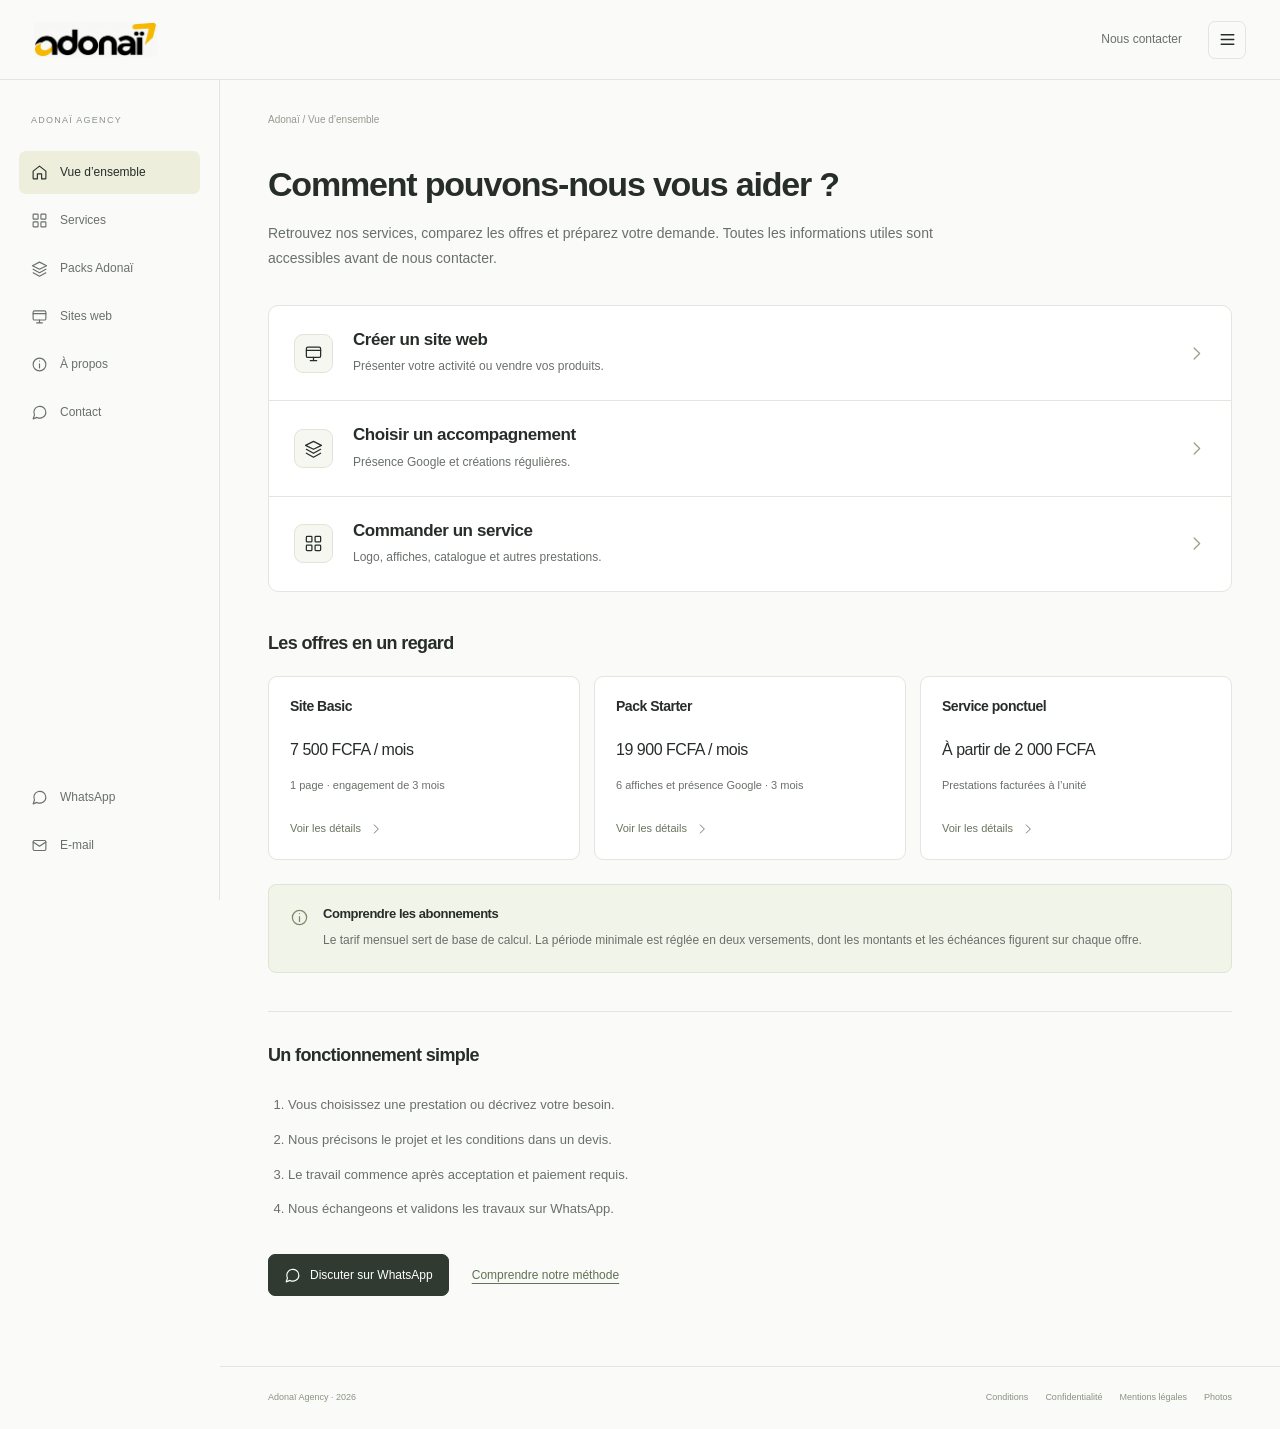
<file: index.html>
<!doctype html><html lang="fr"><head><meta charset="utf-8"><meta name="viewport" content="width=device-width,initial-scale=1"><title>Vue d’ensemble | Adonaï Agency</title><meta name="description" content="Services, sites web et accompagnement digital Adonaï Agency au Bénin. Des offres expliquées et un contact direct sur WhatsApp."><meta name="theme-color" content="#fafaf8"><link rel="stylesheet" href="style.css?v=correction-2"><script defer src="app.js?v=correction-2"></script></head><body><a class="skip" href="#main">Aller au contenu</a><header><a href="index.html" aria-label="Adonaï Agency, accueil"><img class="logo" src="[data-uri]" width="1000" height="285" alt="Adonaï"></a><div class="header-actions"><a href="contact.html" class="header-contact">Nous contacter</a><button id="open-menu" aria-label="Ouvrir la navigation" aria-expanded="false" aria-controls="navigation"><svg class="icon" viewBox="0 0 24 24" fill="none" stroke="currentColor" stroke-width="1.6" stroke-linecap="round" stroke-linejoin="round" aria-hidden="true"><path d="M4 6h16M4 12h16M4 18h16"/></svg></button></div></header><dialog id="navigation" aria-labelledby="nav-title"><div class="drawer-head"><span id="nav-title">Navigation</span><button id="close-menu" aria-label="Fermer la navigation"><svg class="icon" viewBox="0 0 24 24" fill="none" stroke="currentColor" stroke-width="1.6" stroke-linecap="round" stroke-linejoin="round" aria-hidden="true"><path d="m6 6 12 12M6 18 18 6"/></svg></button></div><nav aria-label="Navigation principale"><a href="index.html" aria-current="page"><svg class="icon" viewBox="0 0 24 24" fill="none" stroke="currentColor" stroke-width="1.6" stroke-linecap="round" stroke-linejoin="round" aria-hidden="true"><path d="m3 10 9-7 9 7v10a1 1 0 0 1-1 1h-5v-7H9v7H4a1 1 0 0 1-1-1Z"/></svg><span>Vue d’ensemble</span></a><a href="services.html" ><svg class="icon" viewBox="0 0 24 24" fill="none" stroke="currentColor" stroke-width="1.6" stroke-linecap="round" stroke-linejoin="round" aria-hidden="true"><rect x="3" y="3" width="7" height="7" rx="1"/><rect x="14" y="3" width="7" height="7" rx="1"/><rect x="3" y="14" width="7" height="7" rx="1"/><rect x="14" y="14" width="7" height="7" rx="1"/></svg><span>Services</span></a><a href="packs.html" ><svg class="icon" viewBox="0 0 24 24" fill="none" stroke="currentColor" stroke-width="1.6" stroke-linecap="round" stroke-linejoin="round" aria-hidden="true"><path d="m12 3 10 5-10 5L2 8Zm-9 10 9 5 9-5M3 18l9 5 9-5"/></svg><span>Packs Adonaï</span></a><a href="sites-web.html" ><svg class="icon" viewBox="0 0 24 24" fill="none" stroke="currentColor" stroke-width="1.6" stroke-linecap="round" stroke-linejoin="round" aria-hidden="true"><rect x="3" y="4" width="18" height="13" rx="2"/><path d="M8 21h8M12 17v4M3 8h18"/></svg><span>Sites web</span></a><a href="agence.html" ><svg class="icon" viewBox="0 0 24 24" fill="none" stroke="currentColor" stroke-width="1.6" stroke-linecap="round" stroke-linejoin="round" aria-hidden="true"><circle cx="12" cy="12" r="9"/><path d="M12 11v6M12 7h.01"/></svg><span>À propos</span></a><a href="contact.html" ><svg class="icon" viewBox="0 0 24 24" fill="none" stroke="currentColor" stroke-width="1.6" stroke-linecap="round" stroke-linejoin="round" aria-hidden="true"><path d="M21 11.5a8.5 8.5 0 0 1-12.6 7.4L3 21l1.9-5.4A8.5 8.5 0 1 1 21 11.5Z"/></svg><span>Contact</span></a></nav><div class="drawer-note">Digital. Créativité. Impact.<br>Bénin et Afrique francophone.</div></dialog><div class="layout"><aside class="sidebar"><div class="sidebar-label">ADONAÏ AGENCY</div><nav aria-label="Navigation latérale"><a href="index.html" aria-current="page"><svg class="icon" viewBox="0 0 24 24" fill="none" stroke="currentColor" stroke-width="1.6" stroke-linecap="round" stroke-linejoin="round" aria-hidden="true"><path d="m3 10 9-7 9 7v10a1 1 0 0 1-1 1h-5v-7H9v7H4a1 1 0 0 1-1-1Z"/></svg><span>Vue d’ensemble</span></a><a href="services.html" ><svg class="icon" viewBox="0 0 24 24" fill="none" stroke="currentColor" stroke-width="1.6" stroke-linecap="round" stroke-linejoin="round" aria-hidden="true"><rect x="3" y="3" width="7" height="7" rx="1"/><rect x="14" y="3" width="7" height="7" rx="1"/><rect x="3" y="14" width="7" height="7" rx="1"/><rect x="14" y="14" width="7" height="7" rx="1"/></svg><span>Services</span></a><a href="packs.html" ><svg class="icon" viewBox="0 0 24 24" fill="none" stroke="currentColor" stroke-width="1.6" stroke-linecap="round" stroke-linejoin="round" aria-hidden="true"><path d="m12 3 10 5-10 5L2 8Zm-9 10 9 5 9-5M3 18l9 5 9-5"/></svg><span>Packs Adonaï</span></a><a href="sites-web.html" ><svg class="icon" viewBox="0 0 24 24" fill="none" stroke="currentColor" stroke-width="1.6" stroke-linecap="round" stroke-linejoin="round" aria-hidden="true"><rect x="3" y="4" width="18" height="13" rx="2"/><path d="M8 21h8M12 17v4M3 8h18"/></svg><span>Sites web</span></a><a href="agence.html" ><svg class="icon" viewBox="0 0 24 24" fill="none" stroke="currentColor" stroke-width="1.6" stroke-linecap="round" stroke-linejoin="round" aria-hidden="true"><circle cx="12" cy="12" r="9"/><path d="M12 11v6M12 7h.01"/></svg><span>À propos</span></a><a href="contact.html" ><svg class="icon" viewBox="0 0 24 24" fill="none" stroke="currentColor" stroke-width="1.6" stroke-linecap="round" stroke-linejoin="round" aria-hidden="true"><path d="M21 11.5a8.5 8.5 0 0 1-12.6 7.4L3 21l1.9-5.4A8.5 8.5 0 1 1 21 11.5Z"/></svg><span>Contact</span></a></nav><div class="sidebar-bottom"><a href="https://wa.me/22953538609?text=Bonjour%20Adona%C3%AF%20Agency%2C%20je%20souhaite%20vous%20contacter."><svg class="icon" viewBox="0 0 24 24" fill="none" stroke="currentColor" stroke-width="1.6" stroke-linecap="round" stroke-linejoin="round" aria-hidden="true"><path d="M21 11.5a8.5 8.5 0 0 1-12.6 7.4L3 21l1.9-5.4A8.5 8.5 0 1 1 21 11.5Z"/></svg>WhatsApp</a><a href="mailto:quentinadonai@gmail.com"><svg class="icon" viewBox="0 0 24 24" fill="none" stroke="currentColor" stroke-width="1.6" stroke-linecap="round" stroke-linejoin="round" aria-hidden="true"><rect x="3" y="5" width="18" height="14" rx="2"/><path d="m3 7 9 6 9-6"/></svg>E-mail</a></div></aside><main id="main"><div class="content"><div class="page-label">Adonaï / Vue d’ensemble</div><div class="intro"><h1>Comment pouvons-nous vous aider ?</h1><p>Retrouvez nos services, comparez les offres et préparez votre demande. Toutes les informations utiles sont accessibles avant de nous contacter.</p></div><div class="home-choices"><a class="choice" href="sites-web.html"><span class="choice-icon"><svg class="icon" viewBox="0 0 24 24" fill="none" stroke="currentColor" stroke-width="1.6" stroke-linecap="round" stroke-linejoin="round" aria-hidden="true"><rect x="3" y="4" width="18" height="13" rx="2"/><path d="M8 21h8M12 17v4M3 8h18"/></svg></span><div><h2>Créer un site web</h2><p>Présenter votre activité ou vendre vos produits.</p></div><svg class="icon" viewBox="0 0 24 24" fill="none" stroke="currentColor" stroke-width="1.6" stroke-linecap="round" stroke-linejoin="round" aria-hidden="true"><path d="m9 5 7 7-7 7"/></svg></a><a class="choice" href="packs.html"><span class="choice-icon"><svg class="icon" viewBox="0 0 24 24" fill="none" stroke="currentColor" stroke-width="1.6" stroke-linecap="round" stroke-linejoin="round" aria-hidden="true"><path d="m12 3 10 5-10 5L2 8Zm-9 10 9 5 9-5M3 18l9 5 9-5"/></svg></span><div><h2>Choisir un accompagnement</h2><p>Présence Google et créations régulières.</p></div><svg class="icon" viewBox="0 0 24 24" fill="none" stroke="currentColor" stroke-width="1.6" stroke-linecap="round" stroke-linejoin="round" aria-hidden="true"><path d="m9 5 7 7-7 7"/></svg></a><a class="choice" href="services.html"><span class="choice-icon"><svg class="icon" viewBox="0 0 24 24" fill="none" stroke="currentColor" stroke-width="1.6" stroke-linecap="round" stroke-linejoin="round" aria-hidden="true"><rect x="3" y="3" width="7" height="7" rx="1"/><rect x="14" y="3" width="7" height="7" rx="1"/><rect x="3" y="14" width="7" height="7" rx="1"/><rect x="14" y="14" width="7" height="7" rx="1"/></svg></span><div><h2>Commander un service</h2><p>Logo, affiches, catalogue et autres prestations.</p></div><svg class="icon" viewBox="0 0 24 24" fill="none" stroke="currentColor" stroke-width="1.6" stroke-linecap="round" stroke-linejoin="round" aria-hidden="true"><path d="m9 5 7 7-7 7"/></svg></a></div><section><h2 class="section-title">Les offres en un regard</h2><div class="compact-grid"><a class="compact" href="sites-web.html#basic"><h3>Site Basic</h3><p class="amount">7 500 FCFA / mois</p><p>1 page · engagement de 3 mois</p><span class="inline-link">Voir les détails <svg class="icon" viewBox="0 0 24 24" fill="none" stroke="currentColor" stroke-width="1.6" stroke-linecap="round" stroke-linejoin="round" aria-hidden="true"><path d="m9 5 7 7-7 7"/></svg></span></a><a class="compact" href="packs.html#starter"><h3>Pack Starter</h3><p class="amount">19 900 FCFA / mois</p><p>6 affiches et présence Google · 3 mois</p><span class="inline-link">Voir les détails <svg class="icon" viewBox="0 0 24 24" fill="none" stroke="currentColor" stroke-width="1.6" stroke-linecap="round" stroke-linejoin="round" aria-hidden="true"><path d="m9 5 7 7-7 7"/></svg></span></a><a class="compact" href="services.html"><h3>Service ponctuel</h3><p class="amount">À partir de 2 000 FCFA</p><p>Prestations facturées à l’unité</p><span class="inline-link">Voir les détails <svg class="icon" viewBox="0 0 24 24" fill="none" stroke="currentColor" stroke-width="1.6" stroke-linecap="round" stroke-linejoin="round" aria-hidden="true"><path d="m9 5 7 7-7 7"/></svg></span></a></div><div class="note"><svg class="icon" viewBox="0 0 24 24" fill="none" stroke="currentColor" stroke-width="1.6" stroke-linecap="round" stroke-linejoin="round" aria-hidden="true"><circle cx="12" cy="12" r="9"/><path d="M12 11v6M12 7h.01"/></svg><div><h3>Comprendre les abonnements</h3><p>Le tarif mensuel sert de base de calcul. La période minimale est réglée en deux versements, dont les montants et les échéances figurent sur chaque offre.</p></div></div></section><section class="home-bottom"><h2 class="section-title">Un fonctionnement simple</h2><ol class="steps"><li>Vous choisissez une prestation ou décrivez votre besoin.</li><li>Nous précisons le projet et les conditions dans un devis.</li><li>Le travail commence après acceptation et paiement requis.</li><li>Nous échangeons et validons les travaux sur WhatsApp.</li></ol><div class="actions"><a class="button " href="https://wa.me/22953538609?text=Bonjour%20Adona%C3%AF%20Agency%2C%20je%20souhaite%20%C3%A9changer%20sur%20mon%20projet." target="_blank" rel="noopener noreferrer"><svg class="icon" viewBox="0 0 24 24" fill="none" stroke="currentColor" stroke-width="1.6" stroke-linecap="round" stroke-linejoin="round" aria-hidden="true"><path d="M21 11.5a8.5 8.5 0 0 1-12.6 7.4L3 21l1.9-5.4A8.5 8.5 0 1 1 21 11.5Z"/></svg><span>Discuter sur WhatsApp</span></a><a class="text-link" href="agence.html">Comprendre notre méthode</a></div></section></div><footer><span>Adonaï Agency · <span class="year"></span></span><div><a href="conditions.html">Conditions</a><a href="confidentialite.html">Confidentialité</a><a href="mentions-legales.html">Mentions légales</a><a href="credits.html">Photos</a></div></footer></main></div></body></html>
</file>
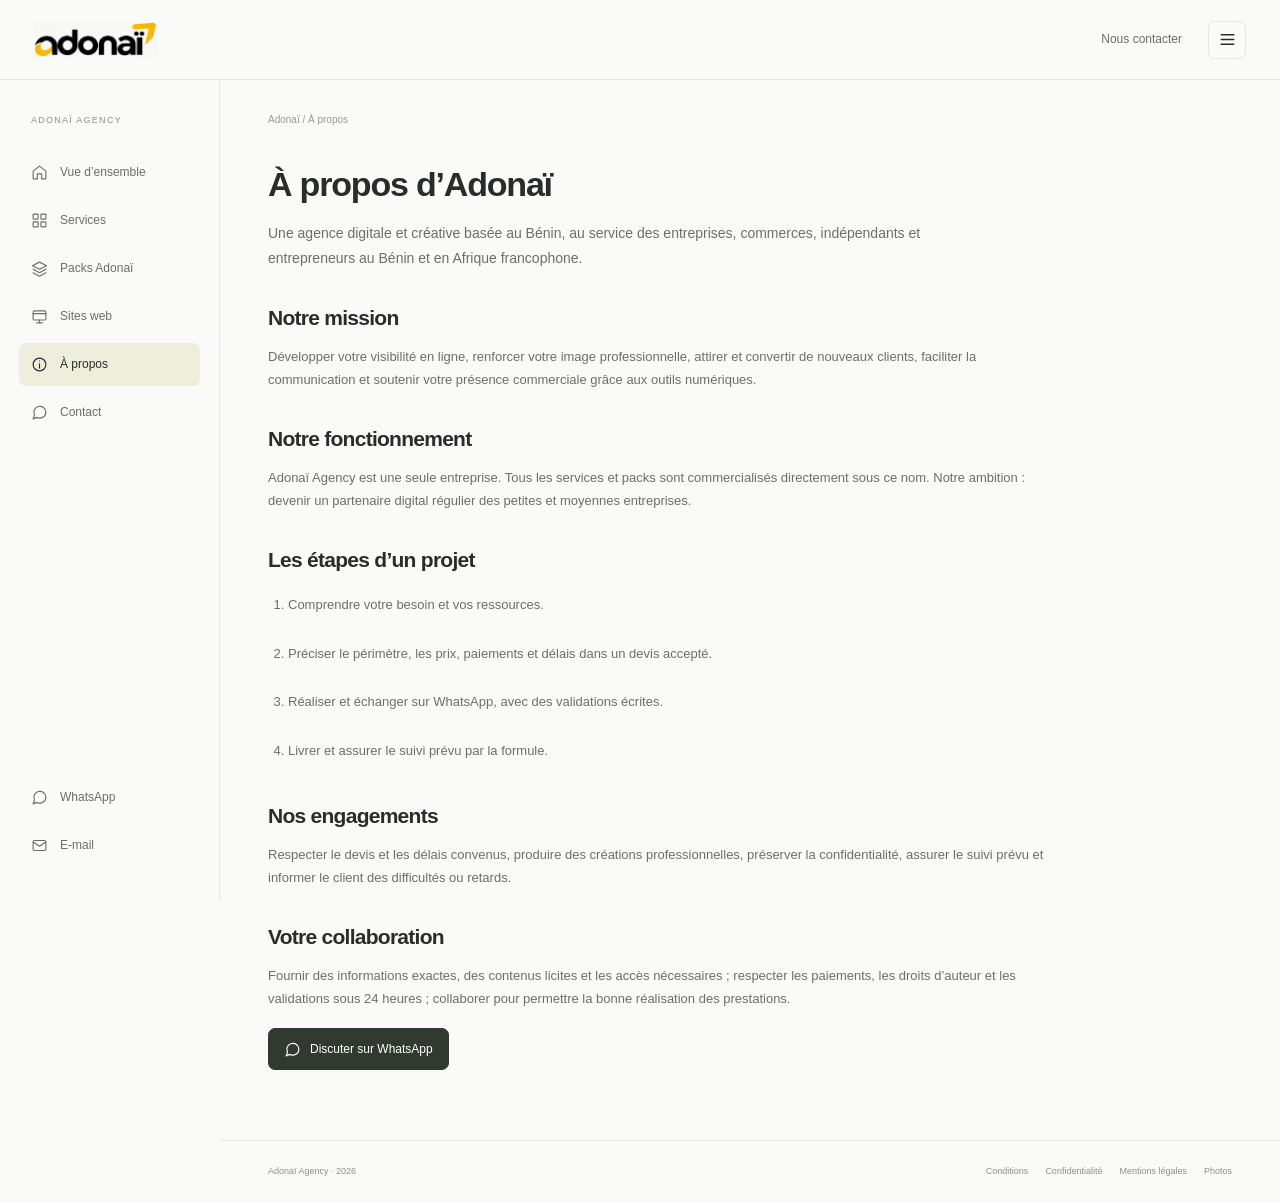
<file: agence.html>
<!doctype html><html lang="fr"><head><meta charset="utf-8"><meta name="viewport" content="width=device-width,initial-scale=1"><title>À propos | Adonaï Agency</title><meta name="description" content="Mission, positionnement, méthode et engagements Adonaï Agency."><meta name="theme-color" content="#fafaf8"><link rel="stylesheet" href="style.css?v=correction-2"><script defer src="app.js?v=correction-2"></script></head><body><a class="skip" href="#main">Aller au contenu</a><header><a href="index.html" aria-label="Adonaï Agency, accueil"><img class="logo" src="[data-uri]" width="1000" height="285" alt="Adonaï"></a><div class="header-actions"><a href="contact.html" class="header-contact">Nous contacter</a><button id="open-menu" aria-label="Ouvrir la navigation" aria-expanded="false" aria-controls="navigation"><svg class="icon" viewBox="0 0 24 24" fill="none" stroke="currentColor" stroke-width="1.6" stroke-linecap="round" stroke-linejoin="round" aria-hidden="true"><path d="M4 6h16M4 12h16M4 18h16"/></svg></button></div></header><dialog id="navigation" aria-labelledby="nav-title"><div class="drawer-head"><span id="nav-title">Navigation</span><button id="close-menu" aria-label="Fermer la navigation"><svg class="icon" viewBox="0 0 24 24" fill="none" stroke="currentColor" stroke-width="1.6" stroke-linecap="round" stroke-linejoin="round" aria-hidden="true"><path d="m6 6 12 12M6 18 18 6"/></svg></button></div><nav aria-label="Navigation principale"><a href="index.html" ><svg class="icon" viewBox="0 0 24 24" fill="none" stroke="currentColor" stroke-width="1.6" stroke-linecap="round" stroke-linejoin="round" aria-hidden="true"><path d="m3 10 9-7 9 7v10a1 1 0 0 1-1 1h-5v-7H9v7H4a1 1 0 0 1-1-1Z"/></svg><span>Vue d’ensemble</span></a><a href="services.html" ><svg class="icon" viewBox="0 0 24 24" fill="none" stroke="currentColor" stroke-width="1.6" stroke-linecap="round" stroke-linejoin="round" aria-hidden="true"><rect x="3" y="3" width="7" height="7" rx="1"/><rect x="14" y="3" width="7" height="7" rx="1"/><rect x="3" y="14" width="7" height="7" rx="1"/><rect x="14" y="14" width="7" height="7" rx="1"/></svg><span>Services</span></a><a href="packs.html" ><svg class="icon" viewBox="0 0 24 24" fill="none" stroke="currentColor" stroke-width="1.6" stroke-linecap="round" stroke-linejoin="round" aria-hidden="true"><path d="m12 3 10 5-10 5L2 8Zm-9 10 9 5 9-5M3 18l9 5 9-5"/></svg><span>Packs Adonaï</span></a><a href="sites-web.html" ><svg class="icon" viewBox="0 0 24 24" fill="none" stroke="currentColor" stroke-width="1.6" stroke-linecap="round" stroke-linejoin="round" aria-hidden="true"><rect x="3" y="4" width="18" height="13" rx="2"/><path d="M8 21h8M12 17v4M3 8h18"/></svg><span>Sites web</span></a><a href="agence.html" aria-current="page"><svg class="icon" viewBox="0 0 24 24" fill="none" stroke="currentColor" stroke-width="1.6" stroke-linecap="round" stroke-linejoin="round" aria-hidden="true"><circle cx="12" cy="12" r="9"/><path d="M12 11v6M12 7h.01"/></svg><span>À propos</span></a><a href="contact.html" ><svg class="icon" viewBox="0 0 24 24" fill="none" stroke="currentColor" stroke-width="1.6" stroke-linecap="round" stroke-linejoin="round" aria-hidden="true"><path d="M21 11.5a8.5 8.5 0 0 1-12.6 7.4L3 21l1.9-5.4A8.5 8.5 0 1 1 21 11.5Z"/></svg><span>Contact</span></a></nav><div class="drawer-note">Digital. Créativité. Impact.<br>Bénin et Afrique francophone.</div></dialog><div class="layout"><aside class="sidebar"><div class="sidebar-label">ADONAÏ AGENCY</div><nav aria-label="Navigation latérale"><a href="index.html" ><svg class="icon" viewBox="0 0 24 24" fill="none" stroke="currentColor" stroke-width="1.6" stroke-linecap="round" stroke-linejoin="round" aria-hidden="true"><path d="m3 10 9-7 9 7v10a1 1 0 0 1-1 1h-5v-7H9v7H4a1 1 0 0 1-1-1Z"/></svg><span>Vue d’ensemble</span></a><a href="services.html" ><svg class="icon" viewBox="0 0 24 24" fill="none" stroke="currentColor" stroke-width="1.6" stroke-linecap="round" stroke-linejoin="round" aria-hidden="true"><rect x="3" y="3" width="7" height="7" rx="1"/><rect x="14" y="3" width="7" height="7" rx="1"/><rect x="3" y="14" width="7" height="7" rx="1"/><rect x="14" y="14" width="7" height="7" rx="1"/></svg><span>Services</span></a><a href="packs.html" ><svg class="icon" viewBox="0 0 24 24" fill="none" stroke="currentColor" stroke-width="1.6" stroke-linecap="round" stroke-linejoin="round" aria-hidden="true"><path d="m12 3 10 5-10 5L2 8Zm-9 10 9 5 9-5M3 18l9 5 9-5"/></svg><span>Packs Adonaï</span></a><a href="sites-web.html" ><svg class="icon" viewBox="0 0 24 24" fill="none" stroke="currentColor" stroke-width="1.6" stroke-linecap="round" stroke-linejoin="round" aria-hidden="true"><rect x="3" y="4" width="18" height="13" rx="2"/><path d="M8 21h8M12 17v4M3 8h18"/></svg><span>Sites web</span></a><a href="agence.html" aria-current="page"><svg class="icon" viewBox="0 0 24 24" fill="none" stroke="currentColor" stroke-width="1.6" stroke-linecap="round" stroke-linejoin="round" aria-hidden="true"><circle cx="12" cy="12" r="9"/><path d="M12 11v6M12 7h.01"/></svg><span>À propos</span></a><a href="contact.html" ><svg class="icon" viewBox="0 0 24 24" fill="none" stroke="currentColor" stroke-width="1.6" stroke-linecap="round" stroke-linejoin="round" aria-hidden="true"><path d="M21 11.5a8.5 8.5 0 0 1-12.6 7.4L3 21l1.9-5.4A8.5 8.5 0 1 1 21 11.5Z"/></svg><span>Contact</span></a></nav><div class="sidebar-bottom"><a href="https://wa.me/22953538609?text=Bonjour%20Adona%C3%AF%20Agency%2C%20je%20souhaite%20vous%20contacter."><svg class="icon" viewBox="0 0 24 24" fill="none" stroke="currentColor" stroke-width="1.6" stroke-linecap="round" stroke-linejoin="round" aria-hidden="true"><path d="M21 11.5a8.5 8.5 0 0 1-12.6 7.4L3 21l1.9-5.4A8.5 8.5 0 1 1 21 11.5Z"/></svg>WhatsApp</a><a href="mailto:quentinadonai@gmail.com"><svg class="icon" viewBox="0 0 24 24" fill="none" stroke="currentColor" stroke-width="1.6" stroke-linecap="round" stroke-linejoin="round" aria-hidden="true"><rect x="3" y="5" width="18" height="14" rx="2"/><path d="m3 7 9 6 9-6"/></svg>E-mail</a></div></aside><main id="main"><div class="content"><div class="page-label">Adonaï / À propos</div><div class="intro"><h1>À propos d’Adonaï</h1><p>Une agence digitale et créative basée au Bénin, au service des entreprises, commerces, indépendants et entrepreneurs au Bénin et en Afrique francophone.</p></div><section class="prose"><h2>Notre mission</h2><p>Développer votre visibilité en ligne, renforcer votre image professionnelle, attirer et convertir de nouveaux clients, faciliter la communication et soutenir votre présence commerciale grâce aux outils numériques.</p><h2>Notre fonctionnement</h2><p>Adonaï Agency est une seule entreprise. Tous les services et packs sont commercialisés directement sous ce nom. Notre ambition : devenir un partenaire digital régulier des petites et moyennes entreprises.</p><h2>Les étapes d’un projet</h2><ol class="steps"><li>Comprendre votre besoin et vos ressources.</li><li>Préciser le périmètre, les prix, paiements et délais dans un devis accepté.</li><li>Réaliser et échanger sur WhatsApp, avec des validations écrites.</li><li>Livrer et assurer le suivi prévu par la formule.</li></ol><h2>Nos engagements</h2><p>Respecter le devis et les délais convenus, produire des créations professionnelles, préserver la confidentialité, assurer le suivi prévu et informer le client des difficultés ou retards.</p><h2>Votre collaboration</h2><p>Fournir des informations exactes, des contenus licites et les accès nécessaires ; respecter les paiements, les droits d’auteur et les validations sous 24 heures ; collaborer pour permettre la bonne réalisation des prestations.</p></section><a class="button " href="https://wa.me/22953538609?text=Bonjour%20Adona%C3%AF%20Agency%2C%20je%20souhaite%20%C3%A9changer%20sur%20mon%20projet." target="_blank" rel="noopener noreferrer"><svg class="icon" viewBox="0 0 24 24" fill="none" stroke="currentColor" stroke-width="1.6" stroke-linecap="round" stroke-linejoin="round" aria-hidden="true"><path d="M21 11.5a8.5 8.5 0 0 1-12.6 7.4L3 21l1.9-5.4A8.5 8.5 0 1 1 21 11.5Z"/></svg><span>Discuter sur WhatsApp</span></a></div><footer><span>Adonaï Agency · <span class="year"></span></span><div><a href="conditions.html">Conditions</a><a href="confidentialite.html">Confidentialité</a><a href="mentions-legales.html">Mentions légales</a><a href="credits.html">Photos</a></div></footer></main></div></body></html>
</file>
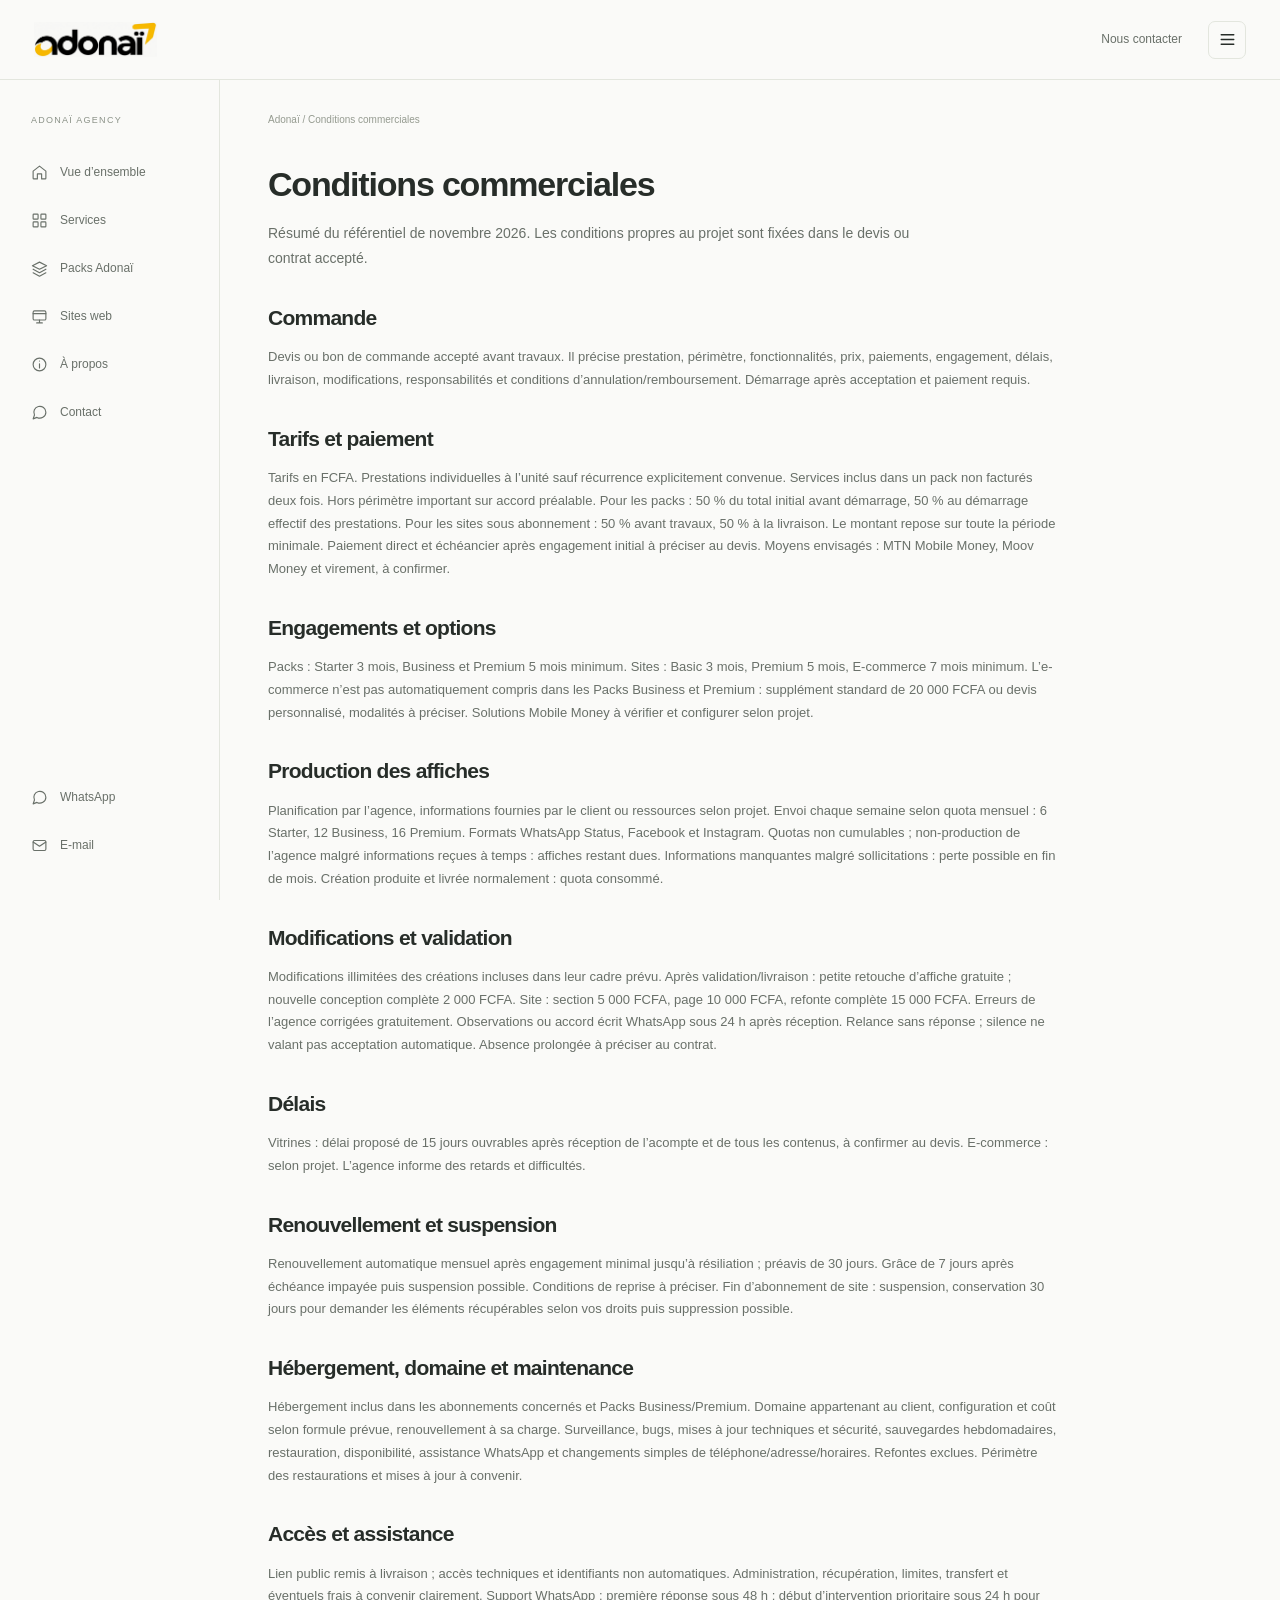
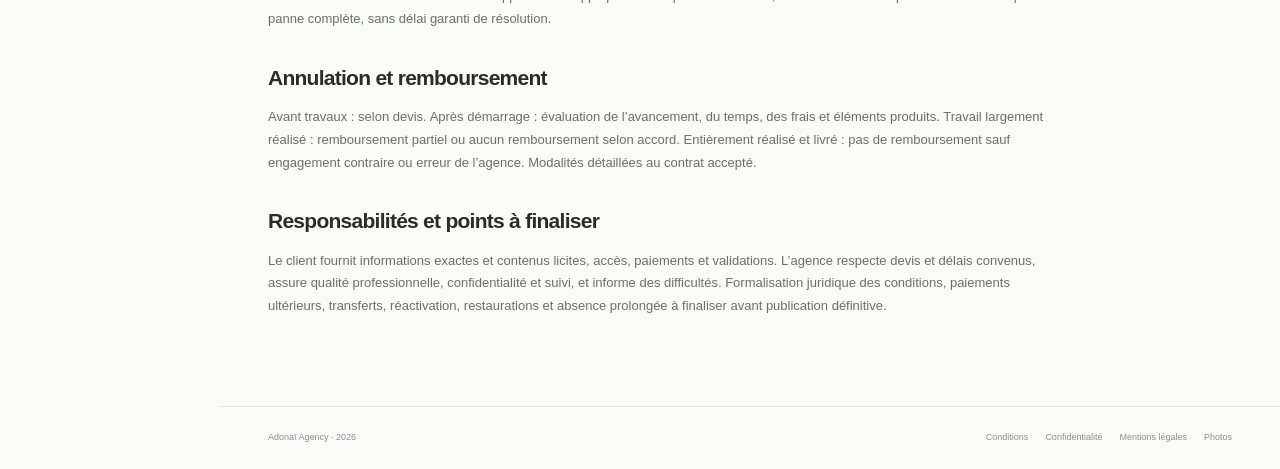
<file: conditions.html>
<!doctype html><html lang="fr"><head><meta charset="utf-8"><meta name="viewport" content="width=device-width,initial-scale=1"><title>Conditions commerciales | Adonaï Agency</title><meta name="description" content="Conditions de commande et d’abonnement du référentiel Adonaï de novembre 2026."><meta name="theme-color" content="#fafaf8"><link rel="stylesheet" href="style.css?v=correction-2"><script defer src="app.js?v=correction-2"></script></head><body><a class="skip" href="#main">Aller au contenu</a><header><a href="index.html" aria-label="Adonaï Agency, accueil"><img class="logo" src="[data-uri]" width="1000" height="285" alt="Adonaï"></a><div class="header-actions"><a href="contact.html" class="header-contact">Nous contacter</a><button id="open-menu" aria-label="Ouvrir la navigation" aria-expanded="false" aria-controls="navigation"><svg class="icon" viewBox="0 0 24 24" fill="none" stroke="currentColor" stroke-width="1.6" stroke-linecap="round" stroke-linejoin="round" aria-hidden="true"><path d="M4 6h16M4 12h16M4 18h16"/></svg></button></div></header><dialog id="navigation" aria-labelledby="nav-title"><div class="drawer-head"><span id="nav-title">Navigation</span><button id="close-menu" aria-label="Fermer la navigation"><svg class="icon" viewBox="0 0 24 24" fill="none" stroke="currentColor" stroke-width="1.6" stroke-linecap="round" stroke-linejoin="round" aria-hidden="true"><path d="m6 6 12 12M6 18 18 6"/></svg></button></div><nav aria-label="Navigation principale"><a href="index.html" ><svg class="icon" viewBox="0 0 24 24" fill="none" stroke="currentColor" stroke-width="1.6" stroke-linecap="round" stroke-linejoin="round" aria-hidden="true"><path d="m3 10 9-7 9 7v10a1 1 0 0 1-1 1h-5v-7H9v7H4a1 1 0 0 1-1-1Z"/></svg><span>Vue d’ensemble</span></a><a href="services.html" ><svg class="icon" viewBox="0 0 24 24" fill="none" stroke="currentColor" stroke-width="1.6" stroke-linecap="round" stroke-linejoin="round" aria-hidden="true"><rect x="3" y="3" width="7" height="7" rx="1"/><rect x="14" y="3" width="7" height="7" rx="1"/><rect x="3" y="14" width="7" height="7" rx="1"/><rect x="14" y="14" width="7" height="7" rx="1"/></svg><span>Services</span></a><a href="packs.html" ><svg class="icon" viewBox="0 0 24 24" fill="none" stroke="currentColor" stroke-width="1.6" stroke-linecap="round" stroke-linejoin="round" aria-hidden="true"><path d="m12 3 10 5-10 5L2 8Zm-9 10 9 5 9-5M3 18l9 5 9-5"/></svg><span>Packs Adonaï</span></a><a href="sites-web.html" ><svg class="icon" viewBox="0 0 24 24" fill="none" stroke="currentColor" stroke-width="1.6" stroke-linecap="round" stroke-linejoin="round" aria-hidden="true"><rect x="3" y="4" width="18" height="13" rx="2"/><path d="M8 21h8M12 17v4M3 8h18"/></svg><span>Sites web</span></a><a href="agence.html" ><svg class="icon" viewBox="0 0 24 24" fill="none" stroke="currentColor" stroke-width="1.6" stroke-linecap="round" stroke-linejoin="round" aria-hidden="true"><circle cx="12" cy="12" r="9"/><path d="M12 11v6M12 7h.01"/></svg><span>À propos</span></a><a href="contact.html" ><svg class="icon" viewBox="0 0 24 24" fill="none" stroke="currentColor" stroke-width="1.6" stroke-linecap="round" stroke-linejoin="round" aria-hidden="true"><path d="M21 11.5a8.5 8.5 0 0 1-12.6 7.4L3 21l1.9-5.4A8.5 8.5 0 1 1 21 11.5Z"/></svg><span>Contact</span></a></nav><div class="drawer-note">Digital. Créativité. Impact.<br>Bénin et Afrique francophone.</div></dialog><div class="layout"><aside class="sidebar"><div class="sidebar-label">ADONAÏ AGENCY</div><nav aria-label="Navigation latérale"><a href="index.html" ><svg class="icon" viewBox="0 0 24 24" fill="none" stroke="currentColor" stroke-width="1.6" stroke-linecap="round" stroke-linejoin="round" aria-hidden="true"><path d="m3 10 9-7 9 7v10a1 1 0 0 1-1 1h-5v-7H9v7H4a1 1 0 0 1-1-1Z"/></svg><span>Vue d’ensemble</span></a><a href="services.html" ><svg class="icon" viewBox="0 0 24 24" fill="none" stroke="currentColor" stroke-width="1.6" stroke-linecap="round" stroke-linejoin="round" aria-hidden="true"><rect x="3" y="3" width="7" height="7" rx="1"/><rect x="14" y="3" width="7" height="7" rx="1"/><rect x="3" y="14" width="7" height="7" rx="1"/><rect x="14" y="14" width="7" height="7" rx="1"/></svg><span>Services</span></a><a href="packs.html" ><svg class="icon" viewBox="0 0 24 24" fill="none" stroke="currentColor" stroke-width="1.6" stroke-linecap="round" stroke-linejoin="round" aria-hidden="true"><path d="m12 3 10 5-10 5L2 8Zm-9 10 9 5 9-5M3 18l9 5 9-5"/></svg><span>Packs Adonaï</span></a><a href="sites-web.html" ><svg class="icon" viewBox="0 0 24 24" fill="none" stroke="currentColor" stroke-width="1.6" stroke-linecap="round" stroke-linejoin="round" aria-hidden="true"><rect x="3" y="4" width="18" height="13" rx="2"/><path d="M8 21h8M12 17v4M3 8h18"/></svg><span>Sites web</span></a><a href="agence.html" ><svg class="icon" viewBox="0 0 24 24" fill="none" stroke="currentColor" stroke-width="1.6" stroke-linecap="round" stroke-linejoin="round" aria-hidden="true"><circle cx="12" cy="12" r="9"/><path d="M12 11v6M12 7h.01"/></svg><span>À propos</span></a><a href="contact.html" ><svg class="icon" viewBox="0 0 24 24" fill="none" stroke="currentColor" stroke-width="1.6" stroke-linecap="round" stroke-linejoin="round" aria-hidden="true"><path d="M21 11.5a8.5 8.5 0 0 1-12.6 7.4L3 21l1.9-5.4A8.5 8.5 0 1 1 21 11.5Z"/></svg><span>Contact</span></a></nav><div class="sidebar-bottom"><a href="https://wa.me/22953538609?text=Bonjour%20Adona%C3%AF%20Agency%2C%20je%20souhaite%20vous%20contacter."><svg class="icon" viewBox="0 0 24 24" fill="none" stroke="currentColor" stroke-width="1.6" stroke-linecap="round" stroke-linejoin="round" aria-hidden="true"><path d="M21 11.5a8.5 8.5 0 0 1-12.6 7.4L3 21l1.9-5.4A8.5 8.5 0 1 1 21 11.5Z"/></svg>WhatsApp</a><a href="mailto:quentinadonai@gmail.com"><svg class="icon" viewBox="0 0 24 24" fill="none" stroke="currentColor" stroke-width="1.6" stroke-linecap="round" stroke-linejoin="round" aria-hidden="true"><rect x="3" y="5" width="18" height="14" rx="2"/><path d="m3 7 9 6 9-6"/></svg>E-mail</a></div></aside><main id="main"><div class="content"><div class="page-label">Adonaï / Conditions commerciales</div><div class="intro"><h1>Conditions commerciales</h1><p>Résumé du référentiel de novembre 2026. Les conditions propres au projet sont fixées dans le devis ou contrat accepté.</p></div><div class="prose"><section><h2>Commande</h2><p>Devis ou bon de commande accepté avant travaux. Il précise prestation, périmètre, fonctionnalités, prix, paiements, engagement, délais, livraison, modifications, responsabilités et conditions d’annulation/remboursement. Démarrage après acceptation et paiement requis.</p></section><section><h2>Tarifs et paiement</h2><p>Tarifs en FCFA. Prestations individuelles à l’unité sauf récurrence explicitement convenue. Services inclus dans un pack non facturés deux fois. Hors périmètre important sur accord préalable. Pour les packs : 50 % du total initial avant démarrage, 50 % au démarrage effectif des prestations. Pour les sites sous abonnement : 50 % avant travaux, 50 % à la livraison. Le montant repose sur toute la période minimale. Paiement direct et échéancier après engagement initial à préciser au devis. Moyens envisagés : MTN Mobile Money, Moov Money et virement, à confirmer.</p></section><section><h2>Engagements et options</h2><p>Packs : Starter 3 mois, Business et Premium 5 mois minimum. Sites : Basic 3 mois, Premium 5 mois, E-commerce 7 mois minimum. L’e-commerce n’est pas automatiquement compris dans les Packs Business et Premium : supplément standard de 20 000 FCFA ou devis personnalisé, modalités à préciser. Solutions Mobile Money à vérifier et configurer selon projet.</p></section><section><h2>Production des affiches</h2><p>Planification par l’agence, informations fournies par le client ou ressources selon projet. Envoi chaque semaine selon quota mensuel : 6 Starter, 12 Business, 16 Premium. Formats WhatsApp Status, Facebook et Instagram. Quotas non cumulables ; non-production de l’agence malgré informations reçues à temps : affiches restant dues. Informations manquantes malgré sollicitations : perte possible en fin de mois. Création produite et livrée normalement : quota consommé.</p></section><section><h2>Modifications et validation</h2><p>Modifications illimitées des créations incluses dans leur cadre prévu. Après validation/livraison : petite retouche d’affiche gratuite ; nouvelle conception complète 2 000 FCFA. Site : section 5 000 FCFA, page 10 000 FCFA, refonte complète 15 000 FCFA. Erreurs de l’agence corrigées gratuitement. Observations ou accord écrit WhatsApp sous 24 h après réception. Relance sans réponse ; silence ne valant pas acceptation automatique. Absence prolongée à préciser au contrat.</p></section><section><h2>Délais</h2><p>Vitrines : délai proposé de 15 jours ouvrables après réception de l’acompte et de tous les contenus, à confirmer au devis. E-commerce : selon projet. L’agence informe des retards et difficultés.</p></section><section><h2>Renouvellement et suspension</h2><p>Renouvellement automatique mensuel après engagement minimal jusqu’à résiliation ; préavis de 30 jours. Grâce de 7 jours après échéance impayée puis suspension possible. Conditions de reprise à préciser. Fin d’abonnement de site : suspension, conservation 30 jours pour demander les éléments récupérables selon vos droits puis suppression possible.</p></section><section><h2>Hébergement, domaine et maintenance</h2><p>Hébergement inclus dans les abonnements concernés et Packs Business/Premium. Domaine appartenant au client, configuration et coût selon formule prévue, renouvellement à sa charge. Surveillance, bugs, mises à jour techniques et sécurité, sauvegardes hebdomadaires, restauration, disponibilité, assistance WhatsApp et changements simples de téléphone/adresse/horaires. Refontes exclues. Périmètre des restaurations et mises à jour à convenir.</p></section><section><h2>Accès et assistance</h2><p>Lien public remis à livraison ; accès techniques et identifiants non automatiques. Administration, récupération, limites, transfert et éventuels frais à convenir clairement. Support WhatsApp : première réponse sous 48 h ; début d’intervention prioritaire sous 24 h pour panne complète, sans délai garanti de résolution.</p></section><section><h2>Annulation et remboursement</h2><p>Avant travaux : selon devis. Après démarrage : évaluation de l’avancement, du temps, des frais et éléments produits. Travail largement réalisé : remboursement partiel ou aucun remboursement selon accord. Entièrement réalisé et livré : pas de remboursement sauf engagement contraire ou erreur de l’agence. Modalités détaillées au contrat accepté.</p></section><section><h2>Responsabilités et points à finaliser</h2><p>Le client fournit informations exactes et contenus licites, accès, paiements et validations. L’agence respecte devis et délais convenus, assure qualité professionnelle, confidentialité et suivi, et informe des difficultés. Formalisation juridique des conditions, paiements ultérieurs, transferts, réactivation, restaurations et absence prolongée à finaliser avant publication définitive.</p></section></div></div><footer><span>Adonaï Agency · <span class="year"></span></span><div><a href="conditions.html">Conditions</a><a href="confidentialite.html">Confidentialité</a><a href="mentions-legales.html">Mentions légales</a><a href="credits.html">Photos</a></div></footer></main></div></body></html>
</file>
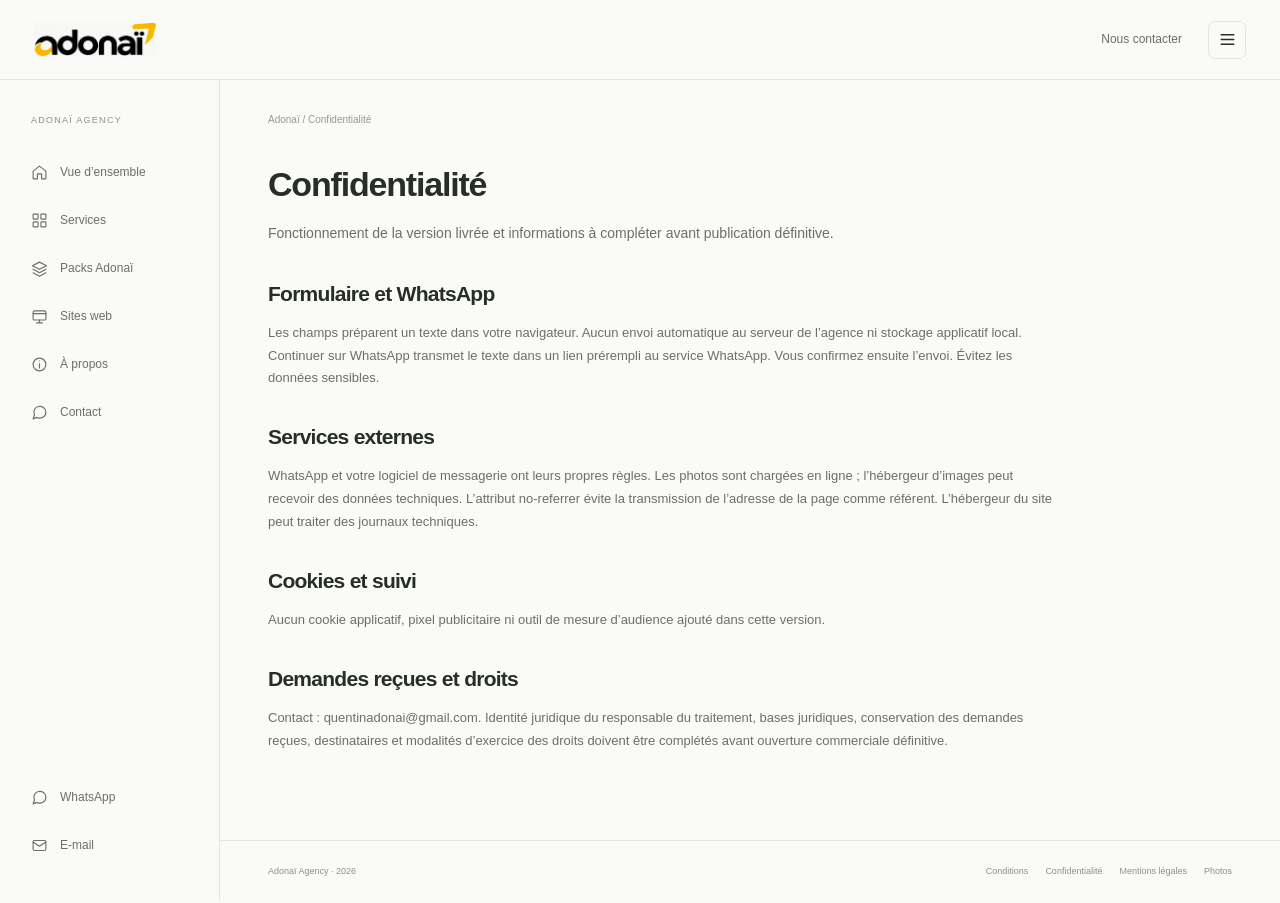
<file: confidentialite.html>
<!doctype html><html lang="fr"><head><meta charset="utf-8"><meta name="viewport" content="width=device-width,initial-scale=1"><title>Confidentialité | Adonaï Agency</title><meta name="description" content="Données du formulaire, WhatsApp et photographies externes."><meta name="theme-color" content="#fafaf8"><link rel="stylesheet" href="style.css?v=correction-2"><script defer src="app.js?v=correction-2"></script></head><body><a class="skip" href="#main">Aller au contenu</a><header><a href="index.html" aria-label="Adonaï Agency, accueil"><img class="logo" src="[data-uri]" width="1000" height="285" alt="Adonaï"></a><div class="header-actions"><a href="contact.html" class="header-contact">Nous contacter</a><button id="open-menu" aria-label="Ouvrir la navigation" aria-expanded="false" aria-controls="navigation"><svg class="icon" viewBox="0 0 24 24" fill="none" stroke="currentColor" stroke-width="1.6" stroke-linecap="round" stroke-linejoin="round" aria-hidden="true"><path d="M4 6h16M4 12h16M4 18h16"/></svg></button></div></header><dialog id="navigation" aria-labelledby="nav-title"><div class="drawer-head"><span id="nav-title">Navigation</span><button id="close-menu" aria-label="Fermer la navigation"><svg class="icon" viewBox="0 0 24 24" fill="none" stroke="currentColor" stroke-width="1.6" stroke-linecap="round" stroke-linejoin="round" aria-hidden="true"><path d="m6 6 12 12M6 18 18 6"/></svg></button></div><nav aria-label="Navigation principale"><a href="index.html" ><svg class="icon" viewBox="0 0 24 24" fill="none" stroke="currentColor" stroke-width="1.6" stroke-linecap="round" stroke-linejoin="round" aria-hidden="true"><path d="m3 10 9-7 9 7v10a1 1 0 0 1-1 1h-5v-7H9v7H4a1 1 0 0 1-1-1Z"/></svg><span>Vue d’ensemble</span></a><a href="services.html" ><svg class="icon" viewBox="0 0 24 24" fill="none" stroke="currentColor" stroke-width="1.6" stroke-linecap="round" stroke-linejoin="round" aria-hidden="true"><rect x="3" y="3" width="7" height="7" rx="1"/><rect x="14" y="3" width="7" height="7" rx="1"/><rect x="3" y="14" width="7" height="7" rx="1"/><rect x="14" y="14" width="7" height="7" rx="1"/></svg><span>Services</span></a><a href="packs.html" ><svg class="icon" viewBox="0 0 24 24" fill="none" stroke="currentColor" stroke-width="1.6" stroke-linecap="round" stroke-linejoin="round" aria-hidden="true"><path d="m12 3 10 5-10 5L2 8Zm-9 10 9 5 9-5M3 18l9 5 9-5"/></svg><span>Packs Adonaï</span></a><a href="sites-web.html" ><svg class="icon" viewBox="0 0 24 24" fill="none" stroke="currentColor" stroke-width="1.6" stroke-linecap="round" stroke-linejoin="round" aria-hidden="true"><rect x="3" y="4" width="18" height="13" rx="2"/><path d="M8 21h8M12 17v4M3 8h18"/></svg><span>Sites web</span></a><a href="agence.html" ><svg class="icon" viewBox="0 0 24 24" fill="none" stroke="currentColor" stroke-width="1.6" stroke-linecap="round" stroke-linejoin="round" aria-hidden="true"><circle cx="12" cy="12" r="9"/><path d="M12 11v6M12 7h.01"/></svg><span>À propos</span></a><a href="contact.html" ><svg class="icon" viewBox="0 0 24 24" fill="none" stroke="currentColor" stroke-width="1.6" stroke-linecap="round" stroke-linejoin="round" aria-hidden="true"><path d="M21 11.5a8.5 8.5 0 0 1-12.6 7.4L3 21l1.9-5.4A8.5 8.5 0 1 1 21 11.5Z"/></svg><span>Contact</span></a></nav><div class="drawer-note">Digital. Créativité. Impact.<br>Bénin et Afrique francophone.</div></dialog><div class="layout"><aside class="sidebar"><div class="sidebar-label">ADONAÏ AGENCY</div><nav aria-label="Navigation latérale"><a href="index.html" ><svg class="icon" viewBox="0 0 24 24" fill="none" stroke="currentColor" stroke-width="1.6" stroke-linecap="round" stroke-linejoin="round" aria-hidden="true"><path d="m3 10 9-7 9 7v10a1 1 0 0 1-1 1h-5v-7H9v7H4a1 1 0 0 1-1-1Z"/></svg><span>Vue d’ensemble</span></a><a href="services.html" ><svg class="icon" viewBox="0 0 24 24" fill="none" stroke="currentColor" stroke-width="1.6" stroke-linecap="round" stroke-linejoin="round" aria-hidden="true"><rect x="3" y="3" width="7" height="7" rx="1"/><rect x="14" y="3" width="7" height="7" rx="1"/><rect x="3" y="14" width="7" height="7" rx="1"/><rect x="14" y="14" width="7" height="7" rx="1"/></svg><span>Services</span></a><a href="packs.html" ><svg class="icon" viewBox="0 0 24 24" fill="none" stroke="currentColor" stroke-width="1.6" stroke-linecap="round" stroke-linejoin="round" aria-hidden="true"><path d="m12 3 10 5-10 5L2 8Zm-9 10 9 5 9-5M3 18l9 5 9-5"/></svg><span>Packs Adonaï</span></a><a href="sites-web.html" ><svg class="icon" viewBox="0 0 24 24" fill="none" stroke="currentColor" stroke-width="1.6" stroke-linecap="round" stroke-linejoin="round" aria-hidden="true"><rect x="3" y="4" width="18" height="13" rx="2"/><path d="M8 21h8M12 17v4M3 8h18"/></svg><span>Sites web</span></a><a href="agence.html" ><svg class="icon" viewBox="0 0 24 24" fill="none" stroke="currentColor" stroke-width="1.6" stroke-linecap="round" stroke-linejoin="round" aria-hidden="true"><circle cx="12" cy="12" r="9"/><path d="M12 11v6M12 7h.01"/></svg><span>À propos</span></a><a href="contact.html" ><svg class="icon" viewBox="0 0 24 24" fill="none" stroke="currentColor" stroke-width="1.6" stroke-linecap="round" stroke-linejoin="round" aria-hidden="true"><path d="M21 11.5a8.5 8.5 0 0 1-12.6 7.4L3 21l1.9-5.4A8.5 8.5 0 1 1 21 11.5Z"/></svg><span>Contact</span></a></nav><div class="sidebar-bottom"><a href="https://wa.me/22953538609?text=Bonjour%20Adona%C3%AF%20Agency%2C%20je%20souhaite%20vous%20contacter."><svg class="icon" viewBox="0 0 24 24" fill="none" stroke="currentColor" stroke-width="1.6" stroke-linecap="round" stroke-linejoin="round" aria-hidden="true"><path d="M21 11.5a8.5 8.5 0 0 1-12.6 7.4L3 21l1.9-5.4A8.5 8.5 0 1 1 21 11.5Z"/></svg>WhatsApp</a><a href="mailto:quentinadonai@gmail.com"><svg class="icon" viewBox="0 0 24 24" fill="none" stroke="currentColor" stroke-width="1.6" stroke-linecap="round" stroke-linejoin="round" aria-hidden="true"><rect x="3" y="5" width="18" height="14" rx="2"/><path d="m3 7 9 6 9-6"/></svg>E-mail</a></div></aside><main id="main"><div class="content"><div class="page-label">Adonaï / Confidentialité</div><div class="intro"><h1>Confidentialité</h1><p>Fonctionnement de la version livrée et informations à compléter avant publication définitive.</p></div><div class="prose"><h2>Formulaire et WhatsApp</h2><p>Les champs préparent un texte dans votre navigateur. Aucun envoi automatique au serveur de l’agence ni stockage applicatif local. Continuer sur WhatsApp transmet le texte dans un lien prérempli au service WhatsApp. Vous confirmez ensuite l’envoi. Évitez les données sensibles.</p><h2>Services externes</h2><p>WhatsApp et votre logiciel de messagerie ont leurs propres règles. Les photos sont chargées en ligne ; l’hébergeur d’images peut recevoir des données techniques. L’attribut no-referrer évite la transmission de l’adresse de la page comme référent. L’hébergeur du site peut traiter des journaux techniques.</p><h2>Cookies et suivi</h2><p>Aucun cookie applicatif, pixel publicitaire ni outil de mesure d’audience ajouté dans cette version.</p><h2>Demandes reçues et droits</h2><p>Contact : quentinadonai@gmail.com. Identité juridique du responsable du traitement, bases juridiques, conservation des demandes reçues, destinataires et modalités d’exercice des droits doivent être complétés avant ouverture commerciale définitive.</p></div></div><footer><span>Adonaï Agency · <span class="year"></span></span><div><a href="conditions.html">Conditions</a><a href="confidentialite.html">Confidentialité</a><a href="mentions-legales.html">Mentions légales</a><a href="credits.html">Photos</a></div></footer></main></div></body></html>
</file>
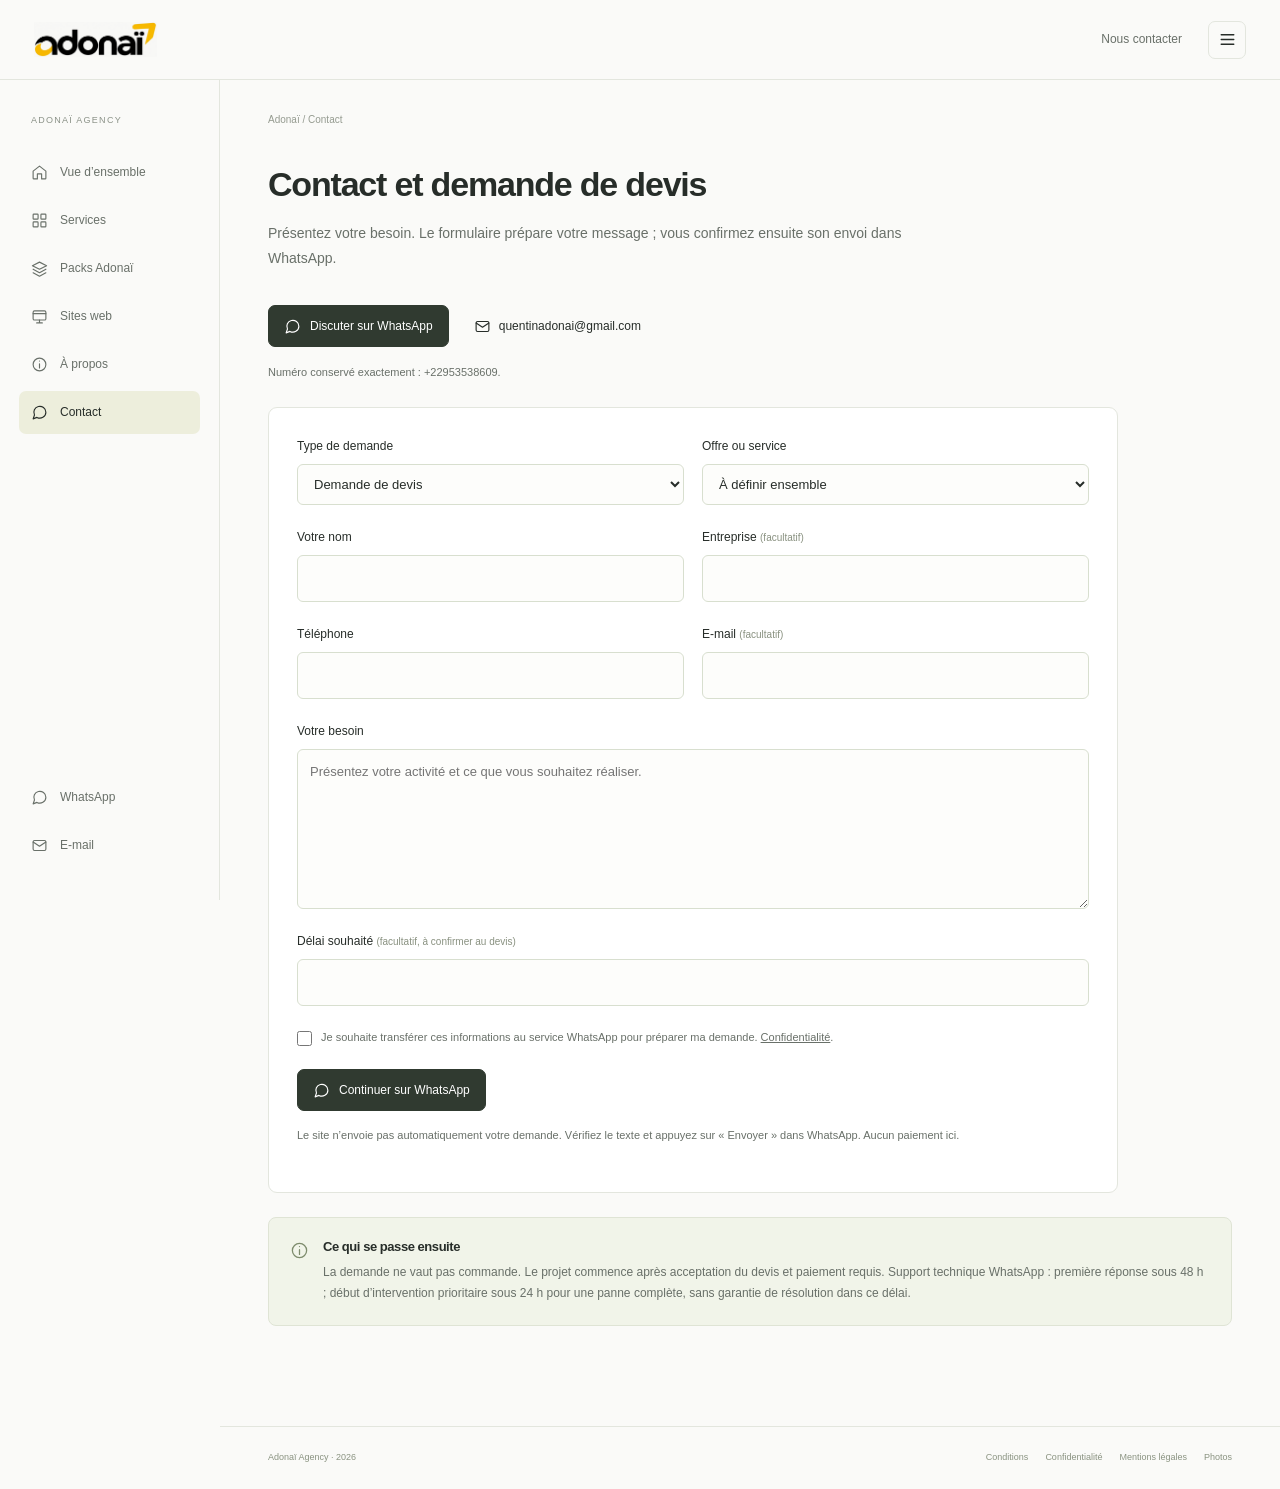
<file: contact.html>
<!doctype html><html lang="fr"><head><meta charset="utf-8"><meta name="viewport" content="width=device-width,initial-scale=1"><title>Contact | Adonaï Agency</title><meta name="description" content="Devis, renseignements et suggestions : un message préparé à envoyer sur WhatsApp à Adonaï Agency."><meta name="theme-color" content="#fafaf8"><link rel="stylesheet" href="style.css?v=correction-2"><script defer src="app.js?v=correction-2"></script></head><body><a class="skip" href="#main">Aller au contenu</a><header><a href="index.html" aria-label="Adonaï Agency, accueil"><img class="logo" src="[data-uri]" width="1000" height="285" alt="Adonaï"></a><div class="header-actions"><a href="contact.html" class="header-contact">Nous contacter</a><button id="open-menu" aria-label="Ouvrir la navigation" aria-expanded="false" aria-controls="navigation"><svg class="icon" viewBox="0 0 24 24" fill="none" stroke="currentColor" stroke-width="1.6" stroke-linecap="round" stroke-linejoin="round" aria-hidden="true"><path d="M4 6h16M4 12h16M4 18h16"/></svg></button></div></header><dialog id="navigation" aria-labelledby="nav-title"><div class="drawer-head"><span id="nav-title">Navigation</span><button id="close-menu" aria-label="Fermer la navigation"><svg class="icon" viewBox="0 0 24 24" fill="none" stroke="currentColor" stroke-width="1.6" stroke-linecap="round" stroke-linejoin="round" aria-hidden="true"><path d="m6 6 12 12M6 18 18 6"/></svg></button></div><nav aria-label="Navigation principale"><a href="index.html" ><svg class="icon" viewBox="0 0 24 24" fill="none" stroke="currentColor" stroke-width="1.6" stroke-linecap="round" stroke-linejoin="round" aria-hidden="true"><path d="m3 10 9-7 9 7v10a1 1 0 0 1-1 1h-5v-7H9v7H4a1 1 0 0 1-1-1Z"/></svg><span>Vue d’ensemble</span></a><a href="services.html" ><svg class="icon" viewBox="0 0 24 24" fill="none" stroke="currentColor" stroke-width="1.6" stroke-linecap="round" stroke-linejoin="round" aria-hidden="true"><rect x="3" y="3" width="7" height="7" rx="1"/><rect x="14" y="3" width="7" height="7" rx="1"/><rect x="3" y="14" width="7" height="7" rx="1"/><rect x="14" y="14" width="7" height="7" rx="1"/></svg><span>Services</span></a><a href="packs.html" ><svg class="icon" viewBox="0 0 24 24" fill="none" stroke="currentColor" stroke-width="1.6" stroke-linecap="round" stroke-linejoin="round" aria-hidden="true"><path d="m12 3 10 5-10 5L2 8Zm-9 10 9 5 9-5M3 18l9 5 9-5"/></svg><span>Packs Adonaï</span></a><a href="sites-web.html" ><svg class="icon" viewBox="0 0 24 24" fill="none" stroke="currentColor" stroke-width="1.6" stroke-linecap="round" stroke-linejoin="round" aria-hidden="true"><rect x="3" y="4" width="18" height="13" rx="2"/><path d="M8 21h8M12 17v4M3 8h18"/></svg><span>Sites web</span></a><a href="agence.html" ><svg class="icon" viewBox="0 0 24 24" fill="none" stroke="currentColor" stroke-width="1.6" stroke-linecap="round" stroke-linejoin="round" aria-hidden="true"><circle cx="12" cy="12" r="9"/><path d="M12 11v6M12 7h.01"/></svg><span>À propos</span></a><a href="contact.html" aria-current="page"><svg class="icon" viewBox="0 0 24 24" fill="none" stroke="currentColor" stroke-width="1.6" stroke-linecap="round" stroke-linejoin="round" aria-hidden="true"><path d="M21 11.5a8.5 8.5 0 0 1-12.6 7.4L3 21l1.9-5.4A8.5 8.5 0 1 1 21 11.5Z"/></svg><span>Contact</span></a></nav><div class="drawer-note">Digital. Créativité. Impact.<br>Bénin et Afrique francophone.</div></dialog><div class="layout"><aside class="sidebar"><div class="sidebar-label">ADONAÏ AGENCY</div><nav aria-label="Navigation latérale"><a href="index.html" ><svg class="icon" viewBox="0 0 24 24" fill="none" stroke="currentColor" stroke-width="1.6" stroke-linecap="round" stroke-linejoin="round" aria-hidden="true"><path d="m3 10 9-7 9 7v10a1 1 0 0 1-1 1h-5v-7H9v7H4a1 1 0 0 1-1-1Z"/></svg><span>Vue d’ensemble</span></a><a href="services.html" ><svg class="icon" viewBox="0 0 24 24" fill="none" stroke="currentColor" stroke-width="1.6" stroke-linecap="round" stroke-linejoin="round" aria-hidden="true"><rect x="3" y="3" width="7" height="7" rx="1"/><rect x="14" y="3" width="7" height="7" rx="1"/><rect x="3" y="14" width="7" height="7" rx="1"/><rect x="14" y="14" width="7" height="7" rx="1"/></svg><span>Services</span></a><a href="packs.html" ><svg class="icon" viewBox="0 0 24 24" fill="none" stroke="currentColor" stroke-width="1.6" stroke-linecap="round" stroke-linejoin="round" aria-hidden="true"><path d="m12 3 10 5-10 5L2 8Zm-9 10 9 5 9-5M3 18l9 5 9-5"/></svg><span>Packs Adonaï</span></a><a href="sites-web.html" ><svg class="icon" viewBox="0 0 24 24" fill="none" stroke="currentColor" stroke-width="1.6" stroke-linecap="round" stroke-linejoin="round" aria-hidden="true"><rect x="3" y="4" width="18" height="13" rx="2"/><path d="M8 21h8M12 17v4M3 8h18"/></svg><span>Sites web</span></a><a href="agence.html" ><svg class="icon" viewBox="0 0 24 24" fill="none" stroke="currentColor" stroke-width="1.6" stroke-linecap="round" stroke-linejoin="round" aria-hidden="true"><circle cx="12" cy="12" r="9"/><path d="M12 11v6M12 7h.01"/></svg><span>À propos</span></a><a href="contact.html" aria-current="page"><svg class="icon" viewBox="0 0 24 24" fill="none" stroke="currentColor" stroke-width="1.6" stroke-linecap="round" stroke-linejoin="round" aria-hidden="true"><path d="M21 11.5a8.5 8.5 0 0 1-12.6 7.4L3 21l1.9-5.4A8.5 8.5 0 1 1 21 11.5Z"/></svg><span>Contact</span></a></nav><div class="sidebar-bottom"><a href="https://wa.me/22953538609?text=Bonjour%20Adona%C3%AF%20Agency%2C%20je%20souhaite%20vous%20contacter."><svg class="icon" viewBox="0 0 24 24" fill="none" stroke="currentColor" stroke-width="1.6" stroke-linecap="round" stroke-linejoin="round" aria-hidden="true"><path d="M21 11.5a8.5 8.5 0 0 1-12.6 7.4L3 21l1.9-5.4A8.5 8.5 0 1 1 21 11.5Z"/></svg>WhatsApp</a><a href="mailto:quentinadonai@gmail.com"><svg class="icon" viewBox="0 0 24 24" fill="none" stroke="currentColor" stroke-width="1.6" stroke-linecap="round" stroke-linejoin="round" aria-hidden="true"><rect x="3" y="5" width="18" height="14" rx="2"/><path d="m3 7 9 6 9-6"/></svg>E-mail</a></div></aside><main id="main"><div class="content"><div class="page-label">Adonaï / Contact</div><div class="intro"><h1>Contact et demande de devis</h1><p>Présentez votre besoin. Le formulaire prépare votre message ; vous confirmez ensuite son envoi dans WhatsApp.</p></div><div class="contact-direct"><a class="button " href="https://wa.me/22953538609?text=Bonjour%20Adona%C3%AF%20Agency%2C%20je%20souhaite%20%C3%A9changer%20sur%20mon%20projet." target="_blank" rel="noopener noreferrer"><svg class="icon" viewBox="0 0 24 24" fill="none" stroke="currentColor" stroke-width="1.6" stroke-linecap="round" stroke-linejoin="round" aria-hidden="true"><path d="M21 11.5a8.5 8.5 0 0 1-12.6 7.4L3 21l1.9-5.4A8.5 8.5 0 1 1 21 11.5Z"/></svg><span>Discuter sur WhatsApp</span></a><a class="contact-email" href="mailto:quentinadonai@gmail.com"><svg class="icon" viewBox="0 0 24 24" fill="none" stroke="currentColor" stroke-width="1.6" stroke-linecap="round" stroke-linejoin="round" aria-hidden="true"><rect x="3" y="5" width="18" height="14" rx="2"/><path d="m3 7 9 6 9-6"/></svg>quentinadonai@gmail.com</a></div><p class="fine">Numéro conservé exactement : +22953538609.</p><form id="contact-form"><div class="form-row"><label>Type de demande<select name="type"><option>Demande de devis</option><option>Renseignement</option><option>Suggestion</option></select></label><label>Offre ou service<select id="offer" name="offre"><option>À définir ensemble</option><option>Pack Starter</option><option>Pack Business</option><option>Pack Premium</option><option>Site Basic</option><option>Site Premium</option><option>Site E-commerce</option><option>Création de logo</option><option>Carte de visite avec QR code</option><option>Menu digital avec QR code</option><option>Catalogue WhatsApp Business</option><option>Affiche publicitaire supplémentaire</option><option>Page de vente</option><option>Vidéo publicitaire simple</option><option>Impression d’affiches</option><option>Gestion Facebook / Instagram Ads</option></select></label></div><div class="form-row"><label>Votre nom<input name="nom" autocomplete="name" maxlength="100" required></label><label>Entreprise <span>(facultatif)</span><input name="entreprise" autocomplete="organization" maxlength="150"></label></div><div class="form-row"><label>Téléphone<input name="telephone" type="tel" autocomplete="tel" maxlength="40" required></label><label>E-mail <span>(facultatif)</span><input name="email" type="email" autocomplete="email" maxlength="200"></label></div><label>Votre besoin<textarea name="message" required minlength="10" maxlength="2500" rows="6" placeholder="Présentez votre activité et ce que vous souhaitez réaliser."></textarea></label><label>Délai souhaité <span>(facultatif, à confirmer au devis)</span><input name="delai" maxlength="120"></label><label class="consent"><input type="checkbox" required><span>Je souhaite transférer ces informations au service WhatsApp pour préparer ma demande. <a href="confidentialite.html">Confidentialité</a>.</span></label><button class="button" type="submit"><svg class="icon" viewBox="0 0 24 24" fill="none" stroke="currentColor" stroke-width="1.6" stroke-linecap="round" stroke-linejoin="round" aria-hidden="true"><path d="M21 11.5a8.5 8.5 0 0 1-12.6 7.4L3 21l1.9-5.4A8.5 8.5 0 1 1 21 11.5Z"/></svg><span>Continuer sur WhatsApp</span></button><p class="fine">Le site n’envoie pas automatiquement votre demande. Vérifiez le texte et appuyez sur « Envoyer » dans WhatsApp. Aucun paiement ici.</p><div id="result" hidden><p role="status">Message préparé, pas encore envoyé.</p><textarea id="prepared" rows="8" readonly aria-label="Message préparé"></textarea><div class="actions"><a id="retry" class="text-link">Ouvrir WhatsApp</a><button id="copy" type="button"><svg class="icon" viewBox="0 0 24 24" fill="none" stroke="currentColor" stroke-width="1.6" stroke-linecap="round" stroke-linejoin="round" aria-hidden="true"><rect x="8" y="8" width="12" height="13" rx="2"/><path d="M16 8V3H3v13h5"/></svg> Copier le message</button></div><p id="copy-status" role="status"></p></div></form><div class="note"><svg class="icon" viewBox="0 0 24 24" fill="none" stroke="currentColor" stroke-width="1.6" stroke-linecap="round" stroke-linejoin="round" aria-hidden="true"><circle cx="12" cy="12" r="9"/><path d="M12 11v6M12 7h.01"/></svg><div><h3>Ce qui se passe ensuite</h3><p>La demande ne vaut pas commande. Le projet commence après acceptation du devis et paiement requis. Support technique WhatsApp : première réponse sous 48 h ; début d’intervention prioritaire sous 24 h pour une panne complète, sans garantie de résolution dans ce délai.</p></div></div></div><footer><span>Adonaï Agency · <span class="year"></span></span><div><a href="conditions.html">Conditions</a><a href="confidentialite.html">Confidentialité</a><a href="mentions-legales.html">Mentions légales</a><a href="credits.html">Photos</a></div></footer></main></div></body></html>
</file>
<file: style.css>
*{box-sizing:border-box}:root{--bg:#fafaf8;--paper:#fff;--ink:#272d29;--muted:#697069;--line:#e3e6de;--soft:#f1f3ed;--yellow:#eed373}html{scroll-padding-top:105px;scroll-behavior:smooth}body{margin:0;background:var(--bg);color:var(--ink);font-family:-apple-system,BlinkMacSystemFont,"Segoe UI",Arial,sans-serif;font-size:14px;line-height:1.75}a{color:inherit;text-decoration:none}button,input,select,textarea{font:inherit;color:inherit}button,summary{cursor:pointer}h1,h2,h3{font-weight:550;letter-spacing:-.035em;line-height:1.25;margin:0 0 16px}h1{font-size:34px}h2{font-size:24px}h3{font-size:15px}p{margin:0 0 18px;color:var(--muted)}.icon{width:19px;height:19px;flex-shrink:0;vertical-align:middle}header{height:80px;display:flex;align-items:center;justify-content:space-between;padding:0 34px;background:var(--bg);border-bottom:1px solid var(--line);position:sticky;top:0;z-index:20}.logo{display:block;width:123px;height:auto;mix-blend-mode:multiply}.header-actions{display:flex;align-items:center;gap:26px}.header-contact{font-size:12px;color:var(--muted)}#open-menu,#close-menu{border:1px solid var(--line);background:transparent;border-radius:7px;width:38px;height:38px;display:grid;place-items:center}.layout{display:grid;grid-template-columns:220px minmax(0,1fr)}.sidebar{position:sticky;top:80px;height:calc(100dvh - 80px);padding:33px 19px;border-right:1px solid var(--line);display:flex;flex-direction:column}.sidebar-label{font-size:9px;letter-spacing:.14em;color:#8b9288;padding:0 12px 22px}.sidebar nav,.sidebar-bottom{display:grid;gap:5px}.sidebar nav>a,.sidebar-bottom>a{display:flex;align-items:center;gap:12px;padding:11px 12px;font-size:12px;color:var(--muted);border-radius:7px}.sidebar nav>a[aria-current="page"]{background:#edeedc;color:var(--ink)}.sidebar nav>a:hover,.sidebar-bottom>a:hover{background:var(--soft)}.sidebar nav .icon,.sidebar-bottom .icon{width:17px;height:17px}.sidebar-bottom{margin-top:auto;padding-top:30px}main{min-width:0}.content{max-width:1120px;margin:auto;padding:31px 48px 70px;min-height:calc(100vh - 175px)}.page-label{font-size:10px;color:#959b90;margin-bottom:34px}.intro{max-width:770px;margin-bottom:35px}.intro p{font-size:14px;max-width:680px}.home-choices{border:1px solid var(--line);border-radius:10px;background:var(--paper);overflow:hidden;margin:30px 0 40px}.choice{display:flex;align-items:center;gap:20px;padding:23px 25px;border-bottom:1px solid var(--line)}.choice:last-child{border:0}.choice:hover{background:#f6f7f1}.choice-icon{width:39px;height:39px;border:1px solid #e1e5d8;border-radius:9px;display:grid;place-items:center;background:#f6f7f0}.choice h2{font-size:17px;letter-spacing:-.025em;margin:0 0 6px}.choice p{font-size:12px;margin:0}.choice>.icon{margin-left:auto;color:#9aa28d}.section-title{font-size:18px;margin:0 0 22px}.compact-grid{display:grid;grid-template-columns:repeat(3,minmax(0,1fr));gap:14px}.compact{border:1px solid var(--line);border-radius:9px;background:var(--paper);padding:21px;display:flex;flex-direction:column}.compact h3{font-size:14px;margin-bottom:20px}.compact p{font-size:11px;margin-bottom:12px}.compact .amount{font-size:16px;color:var(--ink);letter-spacing:-.03em}.inline-link{font-size:11px;color:#68755e;display:flex;align-items:center;gap:8px;margin-top:auto;padding-top:12px}.inline-link .icon{width:14px;height:14px}.note{display:flex;gap:14px;align-items:flex-start;padding:21px;border:1px solid #dfe4d5;background:#f1f4e9;border-radius:8px;margin:24px 0 30px}.note>.icon{color:#7d8b6c;margin-top:2px}.note h3{font-size:13px;margin-bottom:7px}.note p{font-size:12px;margin:0}.home-bottom{border-top:1px solid var(--line);padding-top:32px;margin-top:38px}.steps{font-size:13px;color:var(--muted);padding-left:20px;margin:0 0 27px}.steps li{padding:6px 0}.actions{display:flex;align-items:center;gap:23px;flex-wrap:wrap}.button{display:inline-flex;align-items:center;justify-content:center;gap:9px;padding:11px 15px;border:1px solid #303a30;border-radius:7px;background:#303a30;color:white;font-size:12px;line-height:1.5;transition:background .15s}.button .icon{width:17px;height:17px}.button:hover{background:#4b5946}.button.secondary{background:white;color:var(--ink);border-color:var(--line)}.text-link{font-size:12px;color:#5f7253;text-decoration:underline;text-underline-offset:4px}.chips{display:flex;flex-wrap:wrap;gap:8px;margin-bottom:30px}.chips>a{border:1px solid var(--line);border-radius:6px;background:#fff;padding:7px 11px;font-size:10px}.chips>a:hover{background:#f0f3e8}.service-list{display:grid;gap:24px}.service{border:1px solid var(--line);border-radius:9px;overflow:hidden;background:white;display:grid;grid-template-columns:30% minmax(0,1fr);scroll-margin-top:110px}.service-photo{padding:18px 0 18px 18px}.service-info{padding:24px}.service h2{font-size:23px;margin-bottom:10px}.service-price{font-size:16px;color:var(--ink);margin-bottom:12px}.service-info>p{font-size:12px}.service-info dl{font-size:12px;margin:22px 0}.service-info dt{font-weight:600;margin-top:15px}.service-info dd{color:var(--muted);margin:4px 0 0}figure{margin:0}figure img{display:block;width:100%;height:auto;aspect-ratio:1;object-fit:cover;border-radius:6px;background:var(--soft)}figcaption{font-size:8px;color:#8b9382;margin-top:8px;line-height:1.6}.image-fallback{aspect-ratio:1;background:var(--soft);border:1px solid var(--line);border-radius:6px;align-items:center;justify-content:center;flex-direction:column;gap:10px;color:#8e9885;font-size:10px}.image-fallback:not([hidden]){display:flex}.offer{background:#fff;border:1px solid var(--line);border-radius:9px;margin-bottom:23px;scroll-margin-top:110px;overflow:hidden}.offer-top{display:flex;justify-content:space-between;gap:30px;padding:25px;border-bottom:1px solid var(--line);background:#fdfdfb}.offer-top h2{font-size:24px;margin-bottom:10px}.offer-top p{font-size:12px;max-width:420px;margin:0}.price{font-size:24px;line-height:1.3;letter-spacing:-.05em;white-space:nowrap}.price small{display:block;font-size:10px;letter-spacing:0;color:var(--muted);margin-top:8px}.offer-body{display:grid;grid-template-columns:1.1fr 1fr;gap:35px;padding:26px}.offer-body ul{list-style:none;padding:0;margin:0 0 23px}.offer-body li{display:flex;align-items:flex-start;gap:9px;color:var(--muted);font-size:12px;margin:12px 0}.offer-body li .icon{width:14px;height:14px;color:#6f8362;margin-top:3px}.fine{font-size:11px;line-height:1.85}.payment{border-left:1px solid var(--line);padding-left:25px}.payment h3{font-size:13px}.payment dl{display:grid;grid-template-columns:1fr auto;gap:12px;font-size:11px;margin:23px 0}.payment dt{color:var(--muted)}.payment dd{margin:0;text-align:right}.payment>.text-link{display:block;margin-top:15px}.faq{margin:24px 0 35px;border-top:1px solid var(--line)}details{border-bottom:1px solid var(--line)}summary{padding:18px 0;display:flex;justify-content:space-between;gap:20px;list-style:none;font-size:13px}summary::-webkit-details-marker{display:none}summary .icon{width:16px;height:16px;color:#849179;margin-top:3px}details[open] summary .icon{transform:rotate(45deg)}details p{font-size:12px;line-height:1.9}.prose{max-width:790px}.prose h2{font-size:21px;margin:34px 0 15px}.prose p,.prose li{font-size:13px;color:var(--muted)}.prose a{text-decoration:underline;overflow-wrap:anywhere}.prose ul{padding-left:20px}.prose li{margin:14px 0}.contact-direct{display:flex;align-items:center;gap:25px;flex-wrap:wrap;margin-bottom:15px}.contact-email{display:flex;align-items:center;gap:8px;font-size:12px;overflow-wrap:anywhere}.contact-email .icon{width:17px;height:17px}#contact-form{background:#fff;border:1px solid var(--line);padding:28px;border-radius:9px;margin-top:25px;max-width:850px}.form-row{display:grid;grid-template-columns:1fr 1fr;gap:18px}label{display:block;font-size:12px;margin-bottom:22px}label>span{color:#899180;font-size:10px}input,textarea,select{width:100%;min-width:0;display:block;background:#fdfdfb;border:1px solid #d8dfcf;border-radius:6px;padding:11px 12px;font-size:13px;margin-top:7px}textarea{resize:vertical}input:focus,select:focus,textarea:focus{outline:2px solid #8ea17a55;outline-offset:2px}.consent{display:flex;align-items:flex-start;gap:9px}.consent input{width:15px;height:15px;flex-shrink:0;margin:3px 0 0}.consent>span{font-size:11px;color:var(--muted)}.consent a{text-decoration:underline}form>.fine{margin-top:14px}#result{background:var(--soft);border:1px solid var(--line);border-radius:7px;padding:20px;margin-top:23px}#result p{font-size:12px}#result .actions{margin-top:18px}#copy{display:flex;align-items:center;gap:7px;font-size:11px;border:0;background:transparent;padding:0}#copy .icon{width:15px;height:15px}footer{max-width:1120px;margin:auto;border-top:1px solid var(--line);padding:23px 48px;display:flex;gap:25px;justify-content:space-between;font-size:9px;color:#8a9381}footer>div{display:flex;gap:17px;flex-wrap:wrap}#navigation{inset:0 0 0 auto;margin:0;width:365px;max-width:100%;height:100dvh;max-height:none;border:0;border-left:1px solid var(--line);background:var(--bg);padding:25px;overflow:auto}#navigation::backdrop{background:#1e291e66;backdrop-filter:blur(2px)}.drawer-head{display:flex;align-items:center;justify-content:space-between;margin-bottom:35px;font-size:13px}#navigation nav{display:grid;gap:8px}#navigation nav>a{display:flex;align-items:center;gap:13px;border-radius:6px;font-size:15px;padding:13px}#navigation nav>a[aria-current="page"]{background:#eeefdf}#navigation nav>a:hover{background:var(--soft)}.drawer-note{font-size:11px;color:#909984;border-top:1px solid var(--line);margin-top:35px;padding-top:20px}.skip{position:fixed;top:-120px;left:15px;background:#303a30;color:white;padding:15px;z-index:100}.skip:focus{top:10px}a:focus-visible,button:focus-visible,summary:focus-visible{outline:2px solid #7e906b;outline-offset:4px}[hidden]{display:none!important}@media(max-width:1100px){.layout{grid-template-columns:190px minmax(0,1fr)}.sidebar{padding-inline:12px}.content{padding-inline:30px}.compact-grid{grid-template-columns:1fr}.compact{display:block}.compact h3{margin-bottom:10px}.compact .inline-link{padding-top:0}.offer-body{gap:24px}.payment{padding-left:20px}footer{padding-inline:30px}.service{grid-template-columns:25% minmax(0,1fr)}}@media(max-width:800px){header{height:72px;padding:0 22px}.logo{width:111px}.layout{display:block}.sidebar{display:none}.content{padding:26px 24px 50px}.page-label{margin-bottom:26px}h1{font-size:29px}.intro p{font-size:13px}.home-choices{margin:25px 0 30px}.choice{padding:20px;gap:15px}.choice h2{font-size:16px}.choice p{font-size:11px}.choice-icon{width:34px;height:34px}.offer-top{padding:23px;display:block}.price{margin-top:19px}.offer-body{grid-template-columns:1fr;padding:23px;gap:22px}.payment{border-left:0;border-top:1px solid var(--line);padding:23px 0 0}.payment dl{font-size:12px}.service{grid-template-columns:1fr}.service-photo{padding:18px 18px 0}.service-photo img{aspect-ratio:2.2}.service-photo .image-fallback{aspect-ratio:2.2}.service-info{padding:23px}.service-info dd{font-size:12px}.compact-grid{gap:12px}.form-row{gap:14px}#contact-form{padding:23px}.contact-direct{gap:17px}.contact-email{font-size:11px}footer{padding:22px 24px;display:block}footer>div{margin-top:12px}.header-contact{font-size:11px}.header-actions{gap:17px}}@media(max-width:420px){.form-row{grid-template-columns:1fr;gap:0}.choice{padding:18px 15px;gap:12px}.choice h2{font-size:15px}.choice-icon{width:30px;height:30px}.choice-icon .icon{width:16px;height:16px}.note{padding:17px}.content{padding-inline:20px}#contact-form{padding:19px}#navigation{width:100%}.header-contact{display:none}}@media(prefers-reduced-motion:reduce){html{scroll-behavior:auto}*,*::before,*::after{transition:none!important;animation:none!important}}
</file>
